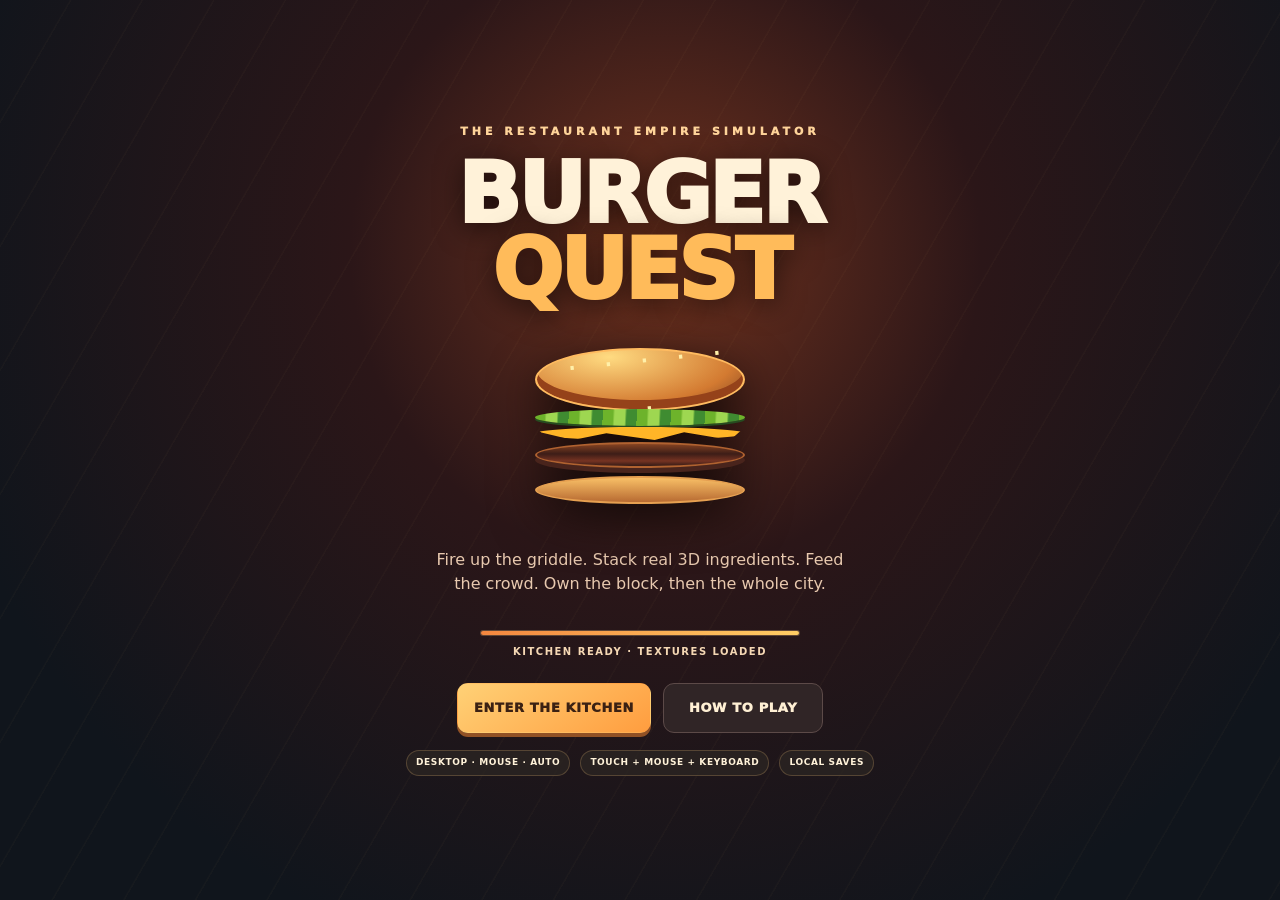
<file: site/index.html>
<!doctype html>
<html lang="en" class="bq-v5 bq-v6">
<head>
  <meta charset="utf-8">
  <meta name="viewport" content="width=device-width, initial-scale=1, viewport-fit=cover">
  <meta name="theme-color" content="#1b1515">
  <meta name="apple-mobile-web-app-capable" content="yes">
  <meta name="apple-mobile-web-app-status-bar-style" content="black-translucent">
  <link rel="apple-touch-icon" href="assets/icon-192.png">
  <meta http-equiv="Content-Security-Policy" content="default-src 'self'; script-src 'self'; style-src 'self' 'unsafe-inline'; img-src 'self' data:; font-src 'self'; connect-src 'self'; object-src 'none'; base-uri 'none'; form-action 'none'; worker-src 'self'; manifest-src 'self'">
  <meta name="description" content="Burger Quest: a free, offline-capable 3D burger restaurant tycoon. Grill, stack orders, earn tips and grow five food businesses on mobile or desktop.">
  <title>Burger Quest 6 — Restaurant Empire</title>
  <link rel="icon" type="image/svg+xml" href="assets/icon.svg">
  <link rel="manifest" href="manifest.webmanifest">
  <link rel="stylesheet" href="styles.css">
  <link rel="stylesheet" href="hud.css">
  <link rel="stylesheet" href="release.css">
  <script defer src="restaurant3d.js"></script>
  <script defer src="game.js"></script>
  <script defer src="hud.js"></script>
  <script defer src="release.js"></script>
</head>
<body>
 <div class="app-shell">
  <header class="topbar">
   <div class="brand"><div class="brand-mark" aria-hidden="true"><span class="brand-seed">✦</span><span class="brand-bun">B</span></div><div><div class="brand-name">BURGER <b>QUEST</b></div><div class="brand-sub">FROM THE GRILL TO THE SKYLINE</div></div></div>
   <div class="top-stats" aria-label="Business statistics">
    <div class="stat"><span class="stat-label">CASH</span><strong id="cashStat">$180</strong></div>
    <div class="stat"><span class="stat-label">REPUTATION</span><strong id="repStat">★★★☆☆</strong></div>
    <div class="stat"><span class="stat-label">BURGERS SOLD</span><strong id="servedStat">0</strong></div>
    <div class="stat"><span class="stat-label">BUSINESS DAY</span><strong id="dayStat">01</strong></div>
   </div>
   <div class="top-actions"><button id="soundButton" class="icon-button" aria-label="Toggle sound" title="Toggle sound">♪</button><button id="helpButton" class="icon-button" aria-label="How to play" title="How to play">?</button><button id="menuButton" class="button subdued small">SAVE / MENU</button></div>
  </header>

  <section class="venue-strip" aria-label="Current location">
   <div class="venue-skyline" aria-hidden="true"><span></span><span></span><span></span><span></span><span></span><span></span><span></span><span></span></div>
   <div class="venue-copy"><span class="eyebrow">NOW SERVING AT</span><h1 id="venueTitle">THE CORNER CART</h1><p id="venueSubtitle">Every empire starts with one perfect burger.</p></div>
   <div class="shift-controls"><div class="shift-timer"><span class="shift-status" id="shiftStatus">CLOSED · READY TO OPEN</span><strong id="timerText">01:45</strong><span class="shift-progress"><span id="shiftBar"></span></span></div><button id="shiftButton" class="button primary">OPEN FOR BUSINESS</button><button id="pauseButton" class="button secondary" hidden>PAUSE</button></div>
  </section>

  <div class="game-layout">
   <aside class="panel order-panel" id="orderPanel">
    <div class="panel-heading"><div><span class="eyebrow">CUSTOMER SERVICE</span><h2>THE ORDER RAIL</h2></div><span id="queueCount" class="count-badge">0 / 3</span></div>
    <div id="queue" class="order-list"><div class="empty-state">Open your stand to welcome your first customer.</div></div>
    <div class="tip-box"><strong>THE HOUSE RULE</strong><p>Match every ingredient on a ticket. More accurate orders and faster service mean better tips.</p></div>
    <div class="mini-stats"><div><span>DAY REVENUE</span><strong id="dayRevenue">$0</strong></div><div><span>COMBO STREAK</span><strong id="streakStat">0</strong></div></div>
    <div class="quest-card"><span class="eyebrow">YOUR NEXT QUEST</span><strong id="questTitle">THE FIRST EXPANSION</strong><p id="questDetail">Sell burgers and save to open your next stand.</p><div class="quest-progress"><span id="questProgress"></span></div></div>
   </aside>

   <main class="kitchen-panel restaurant-edition">
    <section class="station grill-station" id="grillPanel">
     <div class="station-heading"><div><span class="eyebrow">STATION 01 / THE FIRE</span><h2>HOT OFF THE GRILL</h2></div><div class="hold-count">READY PATTIES <b id="cookedCount">0</b></div></div>
     <div class="chef-heat-controls"><div class="heat-control-head"><label for="heatRange">GRIDDLE TEMPERATURE <b id="heatValue">425°F</b></label><span id="searReadout">SEAR ZONE · BALANCED</span></div><input id="heatRange" type="range" min="325" max="550" value="425" step="25" aria-label="Griddle temperature Fahrenheit"><div class="grease-controls"><div class="grease-status"><small>GREASE BUILDUP</small><b id="greaseValue">0%</b><div class="grease-track"><span id="greaseFill"></span></div></div><button class="button subdued small" type="button" id="cleanGrill">SCRAPE CLEAN</button></div></div><div id="grillSlots" class="grill-slots"></div>
     <div class="grill-footer"><button id="addPatty" class="button heat">+ DROP RAW PATTY <span id="rawCounter">(15 IN STOCK)</span></button><span class="inline-hint">Tap a patty to flip it, then collect when ready. Don't let it burn.</span></div>
    </section>

    <section class="station assemble-station">
     <div class="station-heading"><div><span class="eyebrow">STATION 02 / THE ART</span><h2>BUILD THAT BEAUTY</h2></div><span id="buildStatus" class="status-tag">EMPTY BOARD</span></div>
     <div class="lab-control-bar" aria-label="3D burger display settings"><div class="lab-mode"><button data-3d-mode="showcase" aria-pressed="true" type="button">SHOWCASE BURGER</button><button data-3d-mode="build" aria-pressed="false" type="button">CUSTOMER BUILD</button></div><button id="reset3D" type="button" class="lab-reset">RESET VIEW ↻</button></div>
     <div class="camera-toolbar" aria-label="3D camera presets"><span class="live-flag"><span class="live-led"></span> RESTAURANT SIMULATION</span><button type="button" data-camera="kitchen" aria-pressed="false">KITCHEN</button><button type="button" data-camera="hero" aria-pressed="true">FOOD CAMERA</button><button type="button" data-camera="macro" aria-pressed="false">MACRO</button><button type="button" data-camera="exploded" aria-pressed="false">EXPLODED</button><button type="button" id="spinButton" aria-pressed="false">TURNTABLE: OFF</button><button type="button" id="fxButton" aria-pressed="true">FX: HIGH</button></div>
     <div class="assembly-area"><div class="assembly-backdrop" id="burgerStage"><div class="viewport-hud" aria-hidden="true"><span class="hud-eyebrow">CHEF CAM / INTERACTIVE 3D</span><strong>BURGER QUEST <em>CHEF PHYSICS EDITION</em></strong><small>TEXTURED · DRAG-TO-STACK · DYNAMIC SEAR · GRIDDLE FX</small></div><span class="backdrop-word">JUICY</span><div id="labEmptyMessage" hidden>START A FRESH BUN TO BUILD IN 3D</div><canvas id="burger3D" aria-label="Interactive 3D burger. Drag to rotate and pinch to zoom." role="img"></canvas><canvas id="burgerCanvas" width="620" height="380" aria-label="Fallback two dimensional burger" role="img" hidden></canvas><div id="dragDock" class="drag-dock" aria-label="Drag food from this shelf onto the 3D burger"></div><span id="engineBadge" class="lab-3d-badge">3D INITIALIZING</span><span class="counter-shadow"></span></div><div class="assembly-side"><div class="build-title">ON YOUR BOARD</div><div id="buildList" class="build-list">Start with a toasted bun.</div><div class="action-stack"><button id="startBurger" class="button primary">START A FRESH BUN</button><button id="serveBurger" class="button success" disabled>SERVE THIS BURGER →</button><div class="utility-row"><button id="undoBurger" class="button subdued small" disabled>↶ UNDO</button><button id="trashBurger" class="button subdued small" disabled>× DISCARD</button></div></div></div></div>
     <div class="explode-bar"><label for="explodeRange">EXPLODE BURGER <b id="explodePercent">0%</b></label><input id="explodeRange" aria-label="Separate the 3D burger layers" type="range" min="0" max="100" step="1" value="0"><p id="labMessage">DRAG TO ORBIT · PINCH TO ZOOM · SEPARATE EVERY INGREDIENT</p><div class="simulation-tools"><button type="button" id="jiggleBurger" class="button subdued small">SHAKE / PHYSICS TEST</button><button type="button" id="photoButton" class="button subdued small">CAPTURE PHOTO</button><span>DRAG FOOD ONTO THE PLATE · FALLING LAYERS · GRAVITY · FRICTION</span></div></div><div id="layerInspector" class="layer-inspector" aria-label="Select burger ingredient layer"></div>
     <div class="progress-caption" id="orderHint">Pick a customer ticket, prepare their ingredients, then serve.</div>
    </section>

    <section class="station toppings-station"><div class="station-heading"><div><span class="eyebrow">STATION 03 / THE FLAVOR</span><h2>THE TOPPING BAR</h2></div><span class="small-note">TAP OR DRAG ONTO 3D PLATE</span></div><div id="ingredientBar" class="ingredient-grid"></div></section>
   </main>

   <aside class="panel manage-panel" id="businessPanel"><button id="hudClose" class="hud-close" type="button">× CLOSE OFFICE</button>
    <div class="panel-heading"><div><span class="eyebrow">BUILD YOUR EMPIRE</span><h2>THE BACK OFFICE</h2></div></div>
    <div class="tabs" role="tablist" aria-label="Management pages"><button role="tab" data-tab="supplies" aria-selected="true">STOCK</button><button role="tab" data-tab="empire" aria-selected="false">EMPIRE</button><button role="tab" data-tab="upgrades" aria-selected="false">UPGRADES</button><button role="tab" data-tab="ledger" aria-selected="false">LEDGER</button></div>
    <div id="manageContent" class="manage-content"></div>
   </aside>
  </div>
  <aside class="live-ticket" id="liveTicket" aria-label="Current customer recipe">
    <div class="live-ticket-head"><span class="live-ticket-eyebrow" id="liveTicketLabel">LIVE PREP TICKET</span><button class="live-ticket-next" id="ticketNext" type="button" title="Switch to next order" aria-label="Switch to the next customer ticket">NEXT TICKET ›</button></div>
    <div class="live-ticket-main"><strong id="liveTicketName">OPEN FOR BUSINESS</strong><span id="liveTicketTimer">—</span></div>
    <div class="live-ticket-chips" id="liveTicketChips">Start a shift to get your first order.</div>
    <div class="live-ticket-bottom"><span id="liveTicketProgress" role="progressbar" aria-label="Burger recipe completion" aria-valuemin="0" aria-valuemax="100" aria-valuenow="0"><i id="liveTicketBar"></i></span><small id="liveTicketAction">Your next customer is waiting.</small></div>
  </aside>
  <div class="update-banner" id="updateBanner" role="status" aria-live="polite" hidden><strong>A new Burger Quest build is ready.</strong><button type="button" id="applyUpdate">SAVE & RELOAD</button><button type="button" id="dismissUpdate" aria-label="Dismiss update notice">×</button></div>
  <div class="sale-burst" id="saleBurst" role="status" aria-live="polite" aria-atomic="true" hidden><strong id="saleBurstAmount">+$0</strong><span id="saleBurstDetail">ORDER COMPLETE</span></div>
  <div class="hud-signal" id="hudSignal" aria-live="off">LOADING RESTAURANT SYSTEMS</div>
  <nav class="hud-controls" aria-label="Restaurant game controls">
    <div id="hudActions" class="hud-actions" aria-label="Main cooking controls"></div>
    <div class="hud-tools" aria-label="HUD panels">
      <button class="hud-tool" type="button" data-hud-toggle="orders" aria-pressed="true" aria-label="Toggle orders">▤<span>ORDERS</span></button>
      <button class="hud-tool" type="button" data-hud-toggle="grill" aria-pressed="true" aria-label="Toggle grill">♨<span>GRILL</span></button>
      <button class="hud-tool" type="button" data-hud-toggle="manage" aria-pressed="false" aria-label="Open stock and empire office">▣<span>OFFICE</span></button>
      <button class="hud-tool" type="button" data-hud-toggle="inspector" aria-pressed="false" aria-label="Inspect burger layers">≡<span>LAYERS</span></button>
      <button class="hud-tool" type="button" id="hudGraphics" aria-label="Change graphics quality">✦<span>FX</span></button>
    </div>
  </nav>
  <footer class="footer"><span>BURGER QUEST <b>PUBLIC RELEASE 6.0</b> · OFFLINE SINGLE-PLAYER TYCOON</span><span id="saveIndicator">SAVED LOCALLY</span></footer>
 </div>
 <section id="splashScreen" role="dialog" aria-modal="true" aria-labelledby="splashHeading">
    <div class="splash-inner">
      <span class="splash-kicker">THE RESTAURANT EMPIRE SIMULATOR</span>
      <h1 id="splashHeading" class="splash-title">BURGER <span>QUEST</span></h1>
      <div class="splash-burger" aria-hidden="true"><i class="splash-bun-top"></i><i class="splash-lettuce"></i><i class="splash-cheese"></i><i class="splash-patty"></i><i class="splash-bun-bottom"></i></div>
      <p class="splash-caption">Fire up the griddle. Stack real 3D ingredients. Feed the crowd. Own the block, then the whole city.</p>
      <div class="splash-progress"><i id="splashProgressBar"></i></div><div id="splashStatus" class="splash-status">INITIALIZING KITCHEN…</div>
      <div class="splash-buttons"><button class="button primary" id="enterGame" type="button" disabled>ENTER THE KITCHEN</button><button class="button subdued" id="splashHelp" type="button">HOW TO PLAY</button></div>
      <div class="splash-features"><span id="deviceReadout">AUTO-DETECTING DEVICE</span><span>TOUCH + MOUSE + KEYBOARD</span><span>LOCAL SAVES</span></div>
    </div>
  </section>
 <div id="toastRegion" class="toast-region" aria-live="polite" aria-atomic="true"></div>
 <div id="modalRoot" class="modal-root" hidden></div>
 <input id="importInput" type="file" accept="application/json,.json" hidden>
</body>
</html>
</file>
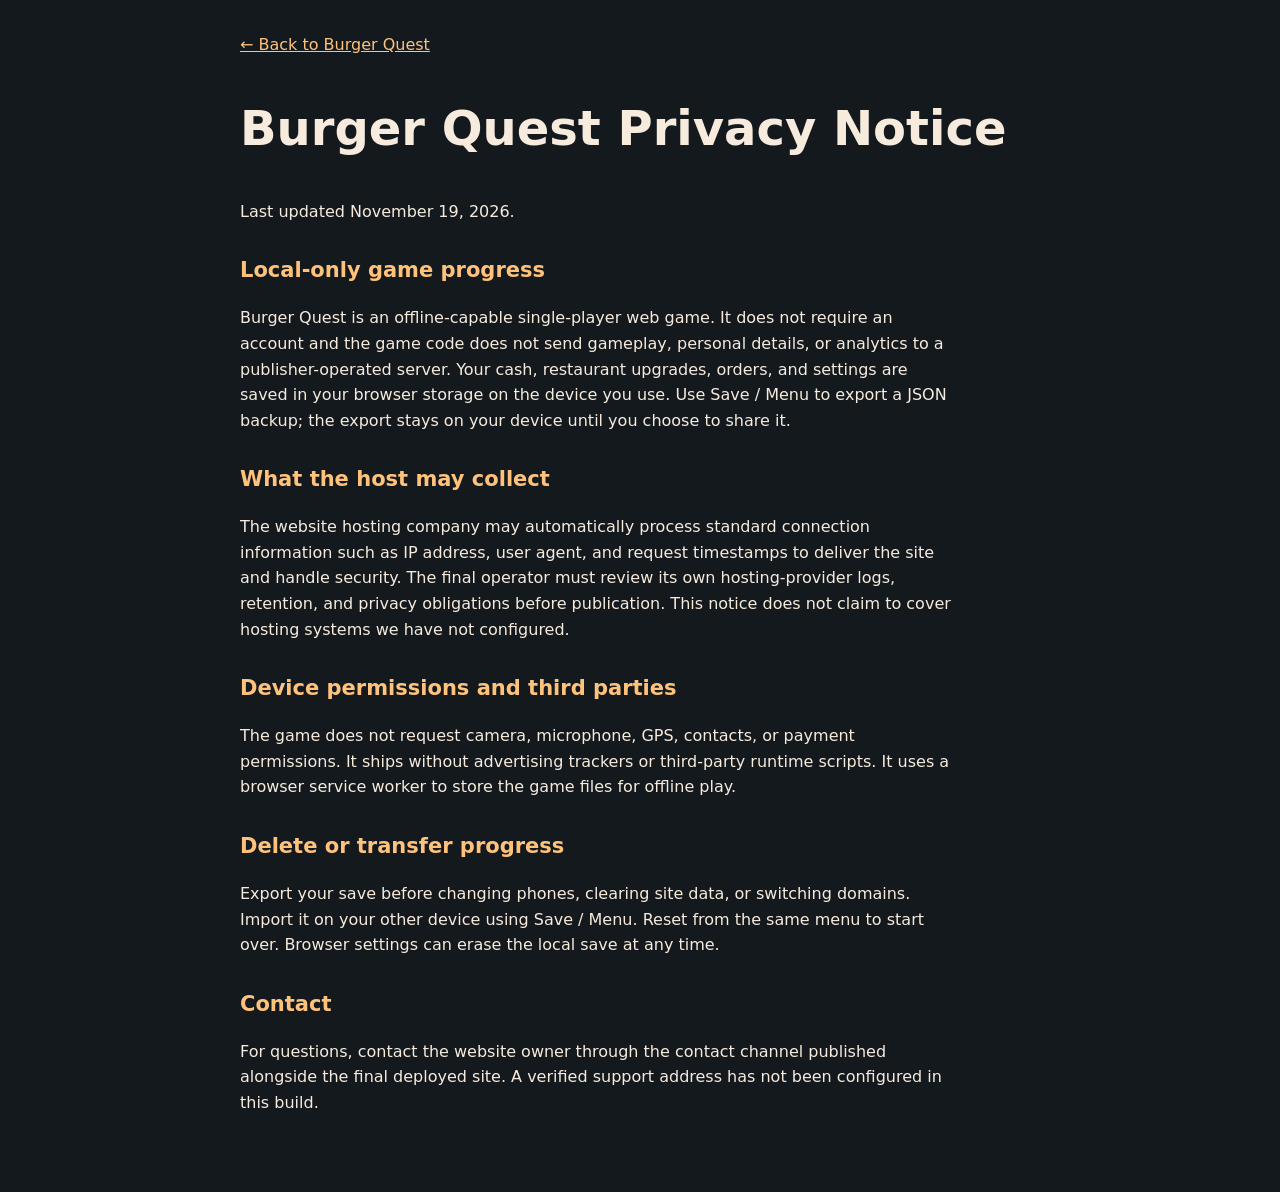
<file: site/privacy.html>
<!doctype html><html lang="en"><head><meta charset="utf-8"><meta name="viewport" content="width=device-width,initial-scale=1"><meta name="theme-color" content="#18171b"><meta http-equiv="Content-Security-Policy" content="default-src 'none'; style-src 'self'; base-uri 'none'; form-action 'none'"><title>Privacy — Burger Quest</title><link rel="stylesheet" href="privacy.css"></head><body><main><a href="./index.html">← Back to Burger Quest</a><h1>Burger Quest Privacy Notice</h1><p>Last updated November 19, 2026.</p><h2>Local-only game progress</h2><p>Burger Quest is an offline-capable single-player web game. It does not require an account and the game code does not send gameplay, personal details, or analytics to a publisher-operated server. Your cash, restaurant upgrades, orders, and settings are saved in your browser storage on the device you use. Use Save / Menu to export a JSON backup; the export stays on your device until you choose to share it.</p><h2>What the host may collect</h2><p>The website hosting company may automatically process standard connection information such as IP address, user agent, and request timestamps to deliver the site and handle security. The final operator must review its own hosting-provider logs, retention, and privacy obligations before publication. This notice does not claim to cover hosting systems we have not configured.</p><h2>Device permissions and third parties</h2><p>The game does not request camera, microphone, GPS, contacts, or payment permissions. It ships without advertising trackers or third-party runtime scripts. It uses a browser service worker to store the game files for offline play.</p><h2>Delete or transfer progress</h2><p>Export your save before changing phones, clearing site data, or switching domains. Import it on your other device using Save / Menu. Reset from the same menu to start over. Browser settings can erase the local save at any time.</p><h2>Contact</h2><p>For questions, contact the website owner through the contact channel published alongside the final deployed site. A verified support address has not been configured in this build.</p></main></body></html>
</file>
<file: site/styles.css>
:root{--bg:#130f12;--panel:#211a1c;--surface:#2b2223;--edge:#504040;--cream:#fff0d4;--muted:#b8a8a1;--amber:#ffb342;--yellow:#f8d471;--red:#ff624b;--green:#83d69b;--hot:#f5704a;--shadow:0 14px 40px #0005}
*{box-sizing:border-box}html{scroll-behavior:smooth}body{margin:0;background:radial-gradient(circle at 18% -10%,#4b2326 0,transparent 37%),radial-gradient(circle at 95% 0,#3b2c20,transparent 38%),var(--bg);color:var(--cream);font:500 15px/1.5 system-ui,-apple-system,BlinkMacSystemFont,"Segoe UI",sans-serif;-webkit-font-smoothing:antialiased}button{font:inherit;cursor:pointer;touch-action:manipulation}button:focus-visible,[role=tab]:focus-visible{outline:3px solid var(--yellow);outline-offset:3px}button:disabled{opacity:.4;cursor:not-allowed;filter:grayscale(.65)}strong,b{font-weight:850}.app-shell{width:min(1670px,100%);margin:auto;padding:0 22px}.topbar{display:flex;align-items:center;gap:20px;justify-content:space-between;padding:19px 0 20px}.brand{display:flex;align-items:center;gap:12px;min-width:245px}.brand-mark{position:relative;width:52px;height:52px;background:linear-gradient(150deg,#ffca53,#ee7232);border-radius:14px;display:grid;place-items:center;box-shadow:0 5px 0 #8d392a;transform:rotate(-5deg);color:#47201b}.brand-bun{font-size:35px;font-weight:1000;transform:rotate(5deg);line-height:1}.brand-seed{position:absolute;right:5px;top:0;font-size:15px}.brand-name{font-size:22px;font-weight:1000;letter-spacing:-1px;white-space:nowrap;line-height:1.1}.brand-name b{color:var(--amber)}.brand-sub{font-size:9px;letter-spacing:1.7px;font-weight:900;color:var(--muted);margin-top:4px}.top-stats{display:flex;gap:11px;flex:1;justify-content:center}.stat{min-width:102px;padding:8px 15px;border:1px solid #493638;border-radius:12px;background:#241b1d}.stat-label,.eyebrow{display:block;font-size:10px;font-weight:950;letter-spacing:1.65px;color:var(--amber);line-height:1.3}.stat-label{color:#ab9790;letter-spacing:1.2px}.stat strong{font-size:20px;line-height:1.4;display:block;white-space:nowrap}.top-actions{display:flex;gap:8px}.icon-button{border:1px solid #5a4241;border-radius:11px;width:39px;height:39px;background:var(--panel);color:var(--cream);font-size:22px;font-weight:800}.button{display:inline-flex;align-items:center;justify-content:center;gap:6px;min-height:44px;padding:11px 16px;border:1px solid transparent;border-radius:11px;font-weight:950;font-size:12px;letter-spacing:.65px;line-height:1.2;transition:transform .12s,background .12s,box-shadow .12s;text-align:center}.button:not(:disabled):active{transform:translateY(2px) scale(.99)}.button.primary{color:#3b2113;background:linear-gradient(145deg,#ffd176,#ff9d3f);box-shadow:0 4px 0 #915125}.button.heat{color:#fff5e6;background:linear-gradient(150deg,#c84a35,#f07542);box-shadow:0 4px 0 #722b29}.button.success{color:#173023;background:linear-gradient(145deg,#b3ef99,#73ca80);box-shadow:0 4px 0 #358151}.button.secondary{border-color:#bd7f5a;background:#3b2926;color:var(--cream)}.button.subdued{border-color:#5c4a48;background:#302526;color:var(--cream)}.button.small{padding:8px 11px;min-height:36px;font-size:10px}.button[hidden],.shift-controls button[hidden]{display:none}.venue-strip{position:relative;min-height:158px;border:1px solid #986345;overflow:hidden;border-radius:21px;background:linear-gradient(100deg,#5d271f,#9c482b 49%,#4b2726 100%);display:flex;align-items:center;justify-content:space-between;gap:18px;padding:22px 28px;margin:0 0 20px;box-shadow:var(--shadow)}.venue-strip:before{content:"";position:absolute;inset:0;background:radial-gradient(circle at 35% -70%,#ffe0a48c,transparent 50%),repeating-linear-gradient(115deg,#ffffff05 0 1px,transparent 1px 12px);pointer-events:none}.venue-copy,.shift-controls{position:relative;z-index:1}.venue-copy h1{font-size:clamp(23px,2.7vw,40px);margin:4px 0 1px;line-height:1.1;letter-spacing:-1.3px;font-weight:1000;text-shadow:0 3px 13px #20101277}.venue-copy p{margin:4px 0 0;color:#ffdfbe;font-size:13px}.venue-copy .eyebrow{color:#ffdf9c}.venue-skyline{position:absolute;display:flex;align-items:end;gap:12px;bottom:-7px;left:24%;height:112px;opacity:.22;filter:blur(.1px)}.venue-skyline span{width:35px;background:repeating-linear-gradient(0deg,#1d1820 0 8px,#5f3634 9px 12px);height:85%;border-radius:2px 2px 0 0}.venue-skyline span:nth-child(2){height:58%}.venue-skyline span:nth-child(3){height:94%;width:58px}.venue-skyline span:nth-child(4){height:45%}.venue-skyline span:nth-child(5){height:73%;width:50px}.venue-skyline span:nth-child(6){height:100%;width:19px}.venue-skyline span:nth-child(7){height:64%}.venue-skyline span:nth-child(8){height:40%}.shift-controls{display:flex;gap:10px;align-items:center;margin-left:auto;flex-wrap:wrap;justify-content:flex-end}.shift-controls .button{min-width:174px}.shift-timer{min-width:130px;background:#1d15178c;border:1px solid #fff3;border-radius:13px;padding:10px 14px;display:flex;flex-direction:column;line-height:1.1;gap:4px}.shift-status{font-size:9px;letter-spacing:.8px;font-weight:900;white-space:nowrap;color:#ffdcb8}.shift-timer strong{font-size:29px;font-variant-numeric:tabular-nums}.shift-progress{height:4px;background:#ffffff3c;border-radius:8px;overflow:hidden}.shift-progress>span{display:block;width:100%;height:100%;background:#ffd071}.game-layout{display:grid;grid-template-columns:275px minmax(0,1fr) 315px;gap:16px;align-items:start}.panel,.station{border:1px solid #544042;background:linear-gradient(150deg,#2a2021,#221b1c);border-radius:17px;box-shadow:0 10px 24px #0003}.panel{padding:17px;min-height:440px}.kitchen-panel{display:grid;gap:15px;min-width:0}.station{padding:18px;overflow:hidden}.panel-heading,.station-heading{display:flex;align-items:center;justify-content:space-between;gap:8px;margin-bottom:16px}.panel-heading h2,.station-heading h2{font-weight:1000;font-size:17px;letter-spacing:-.35px;margin:2px 0 0;line-height:1.2}.station-heading h2{font-size:19px}.count-badge{border:1px solid #7e5a46;color:#ffe4ba;background:#493127;font-weight:900;border-radius:8px;padding:5px 8px;font-size:12px}.order-list{display:grid;gap:10px;min-height:250px}.empty-state{min-height:210px;display:flex;align-items:center;justify-content:center;text-align:center;color:#baa8a0;padding:22px;border:1px dashed #655052;border-radius:14px;font-size:13px}.order-card{border:1px solid #655053;background:#322728;padding:12px;border-radius:13px;position:relative;cursor:pointer;text-align:left;display:block;width:100%;color:var(--cream);box-shadow:inset 0 1px 0 #fff1}.order-card.selected{border-color:var(--amber);box-shadow:0 0 0 1px var(--amber),0 5px 18px #0004}.order-card-top{display:flex;gap:9px;align-items:center;margin-bottom:8px}.customer-avatar{height:39px;width:39px;border-radius:11px;display:grid;place-items:center;font-size:23px;background:linear-gradient(145deg,#e39867,#b35d43);flex:none}.customer-avatar.blue{background:linear-gradient(145deg,#7b9ab8,#58658d)}.customer-avatar.green{background:linear-gradient(145deg,#77b8a2,#48745e)}.customer-avatar.pink{background:linear-gradient(145deg,#db91a7,#8d506a)}.customer-name{font-size:13px;font-weight:900}.customer-want{font-size:11px;color:#f0bf92}.price-tag{margin-left:auto;font-weight:1000;color:var(--green);font-size:15px;white-space:nowrap}.order-mix{display:flex;gap:4px;flex-wrap:wrap;margin-bottom:10px}.mini-chip{font-size:10px;font-weight:800;color:#ffe9d1;border:1px solid #6f5654;border-radius:6px;padding:3px 5px;background:#4a3735}.mini-chip.matched{border-color:#44875d;background:#274c37;color:#c1f6d2}.mini-chip.missing{border-color:#98633b;background:#523928;color:#ffdca8}.mini-chip.extra{border-color:#a74e55;background:#5c292e;color:#ffc7c7}.patience-line{width:100%;height:7px;background:#513f3c;border-radius:8px;overflow:hidden}.patience-fill{height:100%;display:block;width:100%;background:linear-gradient(90deg,#f8c264,#72d891);transition:width .1s linear}.patience-meta{display:flex;justify-content:space-between;color:var(--muted);font-size:10px;margin-top:5px}.patience-meta b{color:var(--cream)}.tip-box{background:linear-gradient(135deg,#412f29,#342927);border-radius:12px;padding:12px;margin-top:15px}.tip-box strong{color:#ffc57c;font-size:10px;letter-spacing:1px}.tip-box p{font-size:12px;color:#d3bdb2;margin:5px 0 0}.mini-stats{display:flex;gap:12px;border-top:1px solid #523f40;padding-top:15px;margin-top:16px}.mini-stats>div{flex:1}.mini-stats span{display:block;font-size:10px;font-weight:800;color:var(--muted)}.mini-stats strong{font-size:23px}.hold-count,.status-tag,.small-note{font-size:10px;color:var(--muted);font-weight:900;letter-spacing:.6px}.hold-count b{color:#ffe8ba;border:1px solid #715849;padding:4px 7px;border-radius:7px;margin-left:4px}.status-tag{background:#493b32;color:#ffd294;padding:6px 9px;border-radius:8px}.status-tag.ready{color:#c3f5d1;background:#29533b}.grill-slots{display:grid;grid-template-columns:repeat(2,minmax(0,1fr));gap:10px}.grill-slot{min-height:153px;border:1px solid #6c4f48;border-radius:14px;color:#eadbca;background:radial-gradient(ellipse at center,#50372d,#292426 69%),repeating-linear-gradient(0deg,transparent 0 8px,#06050766 8px 11px);position:relative;overflow:hidden;display:flex;align-items:center;flex-direction:column;justify-content:end;padding:10px;gap:6px}.grill-slot.ready{border-color:#83d69b;box-shadow:inset 0 0 19px #4dcc6740}.grill-slot.flip{border-color:#f8bf56;box-shadow:inset 0 0 21px #ffbd4a44}.grill-slot.burnt{border-color:#b74a43;box-shadow:inset 0 0 19px #ff473542}.grill-number{position:absolute;top:8px;left:10px;font-size:10px;color:#c5aca0;letter-spacing:1px;font-weight:950}.patty-drawing{width:130px;max-width:75%;height:61px;flex:none;display:grid;place-items:center;border-radius:50%;background:radial-gradient(ellipse at 30% 34%,#b96d3f 0,#783c26 48%,#4b2118 73%,#271813 100%);box-shadow:inset 0 -8px 0 #321d1878,inset 0 4px 8px #ffc08043,0 10px 6px #0008;transform:perspective(190px) rotateX(25deg);position:relative}.patty-drawing:before{content:"";position:absolute;inset:8px 17px;border-radius:50%;background:repeating-linear-gradient(105deg,transparent 0 9px,#23110d77 10px 15px,transparent 16px 22px)}.grill-slot.ready .patty-drawing{background:radial-gradient(ellipse at 30% 34%,#d29250,#87432b 50%,#50221b)}.grill-slot.burnt .patty-drawing{background:radial-gradient(ellipse,#3d2925,#191418)}.grill-status{font-weight:1000;letter-spacing:1px;font-size:12px;text-shadow:0 1px 3px #000}.grill-slot.empty .grill-status{color:#ae9388}.grill-time{font-size:10px;font-variant-numeric:tabular-nums;color:#e4bbaa}.grill-footer{display:flex;gap:12px;align-items:center;margin-top:12px}.grill-footer .button{flex:0 0 auto}.grill-footer .button span{font-size:10px;opacity:.92}.inline-hint{color:var(--muted);font-size:11px}.assembly-area{display:grid;grid-template-columns:minmax(0,1fr) 177px;gap:10px;min-height:295px}.assembly-backdrop{position:relative;border:1px solid #684b42;border-radius:16px;background:radial-gradient(ellipse at 52% 45%,#a76b3a 0,#664031 48%,#382626 81%);overflow:hidden;min-width:0;display:flex;align-items:center}.assembly-backdrop:before{content:"";position:absolute;top:-100px;left:-40px;width:250px;height:250px;border-radius:100%;border:50px solid #ffffff0b}.assembly-backdrop canvas{width:100%;height:auto;max-height:340px;object-fit:contain;display:block;position:relative;z-index:1;aspect-ratio:620/380}.backdrop-word{position:absolute;top:13px;left:15px;font-size:clamp(26px,4vw,54px);font-weight:1000;letter-spacing:-3px;opacity:.14;transform:rotate(-9deg)}.counter-shadow{height:15px;width:80%;border-radius:100%;background:#0004;position:absolute;bottom:32px;left:10%;filter:blur(7px)}.assembly-side{display:flex;flex-direction:column;gap:11px}.build-title{color:#f4c38d;font-size:11px;font-weight:900;letter-spacing:1.2px}.build-list{display:flex;flex-wrap:wrap;gap:5px;align-content:start;min-height:125px;font-size:12px;color:#cbb6ae}.build-list .mini-chip{padding:5px 7px}.action-stack{margin-top:auto;display:grid;gap:8px}.action-stack .button{width:100%}.utility-row{display:flex;gap:6px}.utility-row .button{flex:1}.progress-caption{background:#342925;margin-top:12px;padding:10px 12px;border-radius:9px;font-size:12px;color:#ebd4bd}.ingredient-grid{display:grid;grid-template-columns:repeat(5,minmax(0,1fr));gap:9px}.ingredient-button{background:linear-gradient(155deg,#49352d,#34292a);min-height:91px;border:1px solid #745648;border-radius:12px;color:var(--cream);padding:7px 4px;display:flex;flex-direction:column;align-items:center;justify-content:space-around;gap:2px}.ingredient-button:not(:disabled):hover{background:#5c3d30;border-color:var(--amber)}.ingredient-button .ingredient-icon{font-size:29px;line-height:1.1;filter:drop-shadow(0 4px 2px #0006)}.ingredient-button strong{font-size:10px;line-height:1.1;text-align:center}.ingredient-button span:last-child{font-size:10px;color:#ffd097}.tabs{display:flex;gap:4px;padding:4px;background:#171315;border-radius:10px;margin-bottom:13px}.tabs button{font-size:10px;color:#d9c0b3;flex:1;min-width:0;padding:10px 2px;border:0;border-radius:7px;background:none;font-weight:900;letter-spacing:.2px}.tabs button[aria-selected=true]{background:var(--amber);color:#432219}.manage-content{max-height:1000px;overflow:auto;padding-right:2px}.management-intro{font-size:12px;color:#c9b5ac;margin:4px 0 14px}.stock-row,.upgrade-row,.stand-row{border:1px solid #5d4542;background:#332728;border-radius:11px;padding:11px;margin-bottom:9px}.stock-row-top,.up-row-top{display:flex;align-items:center;gap:8px;justify-content:space-between}.stock-row-title{display:flex;align-items:center;gap:7px;font-size:12px;font-weight:850}.stock-emoji{font-size:19px}.stock-row .stock-count{font-size:12px;color:#ffd5a0;font-weight:900}.stock-actions{display:flex;gap:6px;margin-top:8px}.stock-actions button{flex:1;min-height:31px;padding:7px 4px;font-size:10px}.stock-low{color:#ff988b!important}.stock-note{font-size:10px;color:var(--muted);margin-top:4px}.stand-row{border-left:4px solid #7b5851}.stand-row.owned{border-left-color:#82d79a}.stand-row.active{border-color:#eab568;border-left-width:4px}.stand-row h3{font-size:15px;margin:0}.stand-row p{color:#bfa9a0;font-size:11px;margin:4px 0 9px}.stand-top{display:flex;align-items:center;justify-content:space-between;gap:8px}.stand-indicator{font-weight:900;font-size:9px;color:#ffe6af;background:#463026;padding:5px 7px;border-radius:6px}.stand-row .button{width:100%;min-height:34px}.upgrade-row h3{font-size:14px;margin:0}.upgrade-row p{color:#c7b2a8;font-size:11px;margin:6px 0 9px}.upgrade-row .button{width:100%}.upgrade-level{font-size:10px;color:#93e4ad}.ledger-row{display:flex;gap:8px;align-items:flex-start;justify-content:space-between;border-bottom:1px solid #51403b;padding:11px 0;font-size:11px}.ledger-row strong{font-size:12px;white-space:nowrap}.money-positive{color:#92dfa4}.money-negative{color:#ff998b}.ledger-row time{display:block;color:#ad9991;font-size:10px}.ledger-summary{padding:13px;background:#493328;border-radius:10px;margin-bottom:12px}.ledger-summary strong{font-size:24px;color:#a6e8a2}.footer{display:flex;justify-content:space-between;gap:12px;color:#927c78;letter-spacing:1px;font-weight:800;font-size:10px;padding:20px 1px 26px}.footer b{color:#bd8f6c}.toast-region{position:fixed;z-index:100;right:17px;bottom:16px;display:grid;gap:8px;width:min(350px,calc(100% - 34px));pointer-events:none}.toast{background:#302322;border:1px solid #de9557;color:#ffeedc;box-shadow:0 14px 36px #0009;padding:12px 14px;border-radius:10px;font-size:13px;font-weight:750;animation:toastIn .2s ease-out}.toast.good{border-color:#76d49b}.toast.bad{border-color:#fb7666}@keyframes toastIn{from{opacity:0;transform:translateY(12px)}to{opacity:1;transform:translateY(0)}}.modal-root:not([hidden]){position:fixed;z-index:90;inset:0;background:#10090cbd;display:flex;justify-content:center;align-items:center;padding:20px;backdrop-filter:blur(4px)}.modal{position:relative;max-height:88vh;overflow:auto;background:linear-gradient(155deg,#382927,#20191b);border:1px solid #af7651;box-shadow:0 25px 100px #000a;border-radius:19px;width:min(610px,100%);padding:25px}.modal h2{margin:0 0 9px;font-size:29px;line-height:1.15;letter-spacing:-1px}.modal p{color:#d5c0b4}.modal .eyebrow{margin-bottom:7px}.modal-close{position:absolute;top:15px;right:15px;width:32px;height:32px;background:#42302e;border:1px solid #725653;color:#fff4d9;border-radius:9px;font-size:21px;line-height:1}.modal-actions{display:flex;gap:9px;flex-wrap:wrap;margin-top:20px}.modal-actions .button{flex:1}.onboard-steps{display:grid;grid-template-columns:repeat(2,1fr);gap:11px;margin:18px 0}.onboard-steps div{border:1px solid #61463f;background:#332724;border-radius:10px;padding:12px;font-size:12px;color:#d8c4b9}.onboard-steps strong{display:block;font-size:14px;color:#ffca83}.rules-list{padding-left:19px;color:#e9d6c5;font-size:13px}.rules-list li{margin:8px 0}.modal-kpi-grid{display:grid;grid-template-columns:repeat(2,1fr);gap:8px}.modal-kpi-grid div{padding:14px;background:#342825;border:1px solid #5b423b;border-radius:9px;font-size:10px;color:#cbb4a9}.modal-kpi-grid strong{display:block;font-size:25px;color:#fff0d4}.danger-line{color:#ffb7a5!important}.game-state-flag{display:inline-block;border:1px solid #78b58b;background:#284b36;color:#c1eed2;border-radius:6px;padding:2px 6px;font-size:10px;font-weight:900}.keyboard-hint{font-size:11px;color:#c7a99e}.sr-only{position:absolute;width:1px;height:1px;padding:0;margin:-1px;overflow:hidden;clip:rect(0,0,0,0);white-space:nowrap;border:0}
@media(max-width:1390px){.game-layout{grid-template-columns:250px minmax(0,1fr) 286px;gap:12px}.app-shell{padding:0 12px}.panel,.station{padding:14px}.ingredient-grid{grid-template-columns:repeat(4,minmax(0,1fr))}.top-stats{gap:5px}.stat{padding:7px 9px;min-width:90px}.brand{min-width:220px}.assembly-area{grid-template-columns:minmax(0,1fr) 160px}}
@media(max-width:1100px){.game-layout{grid-template-columns:minmax(240px,.8fr) minmax(0,1.7fr)}.manage-panel{grid-column:1/-1}.manage-content{max-height:none;display:grid;grid-template-columns:repeat(2,minmax(0,1fr));gap:8px}.management-intro,.ledger-summary{grid-column:1/-1}.topbar{flex-wrap:wrap}.top-stats{order:3;width:100%;flex:auto}.venue-strip{margin-top:3px}.ingredient-grid{grid-template-columns:repeat(5,minmax(0,1fr))}}
@media(max-width:700px){.app-shell{padding:0 10px}.topbar{gap:12px;padding:12px 2px}.brand{min-width:0;flex:1}.brand-mark{width:42px;height:42px}.brand-bun{font-size:29px}.brand-name{font-size:18px}.brand-sub{font-size:7px;letter-spacing:1.1px}.top-actions .button{display:none}.top-stats{display:grid;grid-template-columns:repeat(4,minmax(0,1fr));gap:5px}.stat{min-width:0;padding:7px 5px;text-align:center}.stat-label{font-size:8px;letter-spacing:.3px}.stat strong{font-size:15px}.venue-strip{padding:16px 14px;display:block;min-height:0;border-radius:15px}.venue-copy h1{font-size:25px}.venue-copy p{font-size:11px}.shift-controls{margin-top:16px;justify-content:stretch}.shift-controls .button{flex:1;min-width:0}.shift-timer{min-width:96px}.shift-timer strong{font-size:22px}.shift-status{font-size:8px}.game-layout{grid-template-columns:1fr;gap:12px}.panel{min-height:0}.order-list{min-height:0;display:flex;overflow:auto;scroll-snap-type:x mandatory;padding:3px 1px 10px}.order-card{min-width:240px;max-width:300px;flex:0 0 78%;scroll-snap-align:start}.empty-state{min-height:90px;width:100%}.order-panel .tip-box{display:none}.mini-stats{margin-top:5px;padding-top:10px}.kitchen-panel{gap:12px}.manage-panel{grid-column:auto}.manage-content{display:block}.ingredient-grid{grid-template-columns:repeat(4,minmax(0,1fr))}.assembly-area{grid-template-columns:minmax(0,1fr) 128px;min-height:260px}.assembly-backdrop{min-height:260px}.assembly-side .button{font-size:10px;padding:9px 4px}.build-list{min-height:70px;max-height:118px;overflow:auto}.assembly-side{gap:7px}.build-title{font-size:9px}.grill-footer{display:block}.grill-footer .button{width:100%}.inline-hint{display:block;margin-top:11px}.grill-slot{min-height:135px}.station-heading h2{font-size:17px}.footer{font-size:8px}.onboard-steps{grid-template-columns:1fr}}
@media(max-width:365px){.assembly-area{grid-template-columns:1fr}.assembly-backdrop{min-height:205px}.assembly-side{display:block}.action-stack{margin-top:8px}.build-list{min-height:0}.ingredient-grid{grid-template-columns:repeat(3,1fr)}}
@media(prefers-reduced-motion:reduce){*,*::before,*::after{animation:none!important;transition:none!important;scroll-behavior:auto!important}}

.quest-card{border:1px solid #8d623c;background:linear-gradient(145deg,#503324,#322622);border-radius:12px;padding:12px;margin-top:16px}.quest-card strong{font-size:13px;display:block;margin-top:6px;color:#ffdfb5}.quest-card p{font-size:11px;margin:5px 0 12px;color:#ddc0a8}.quest-progress{height:7px;background:#1f1718;border-radius:9px;overflow:hidden}.quest-progress>span{height:100%;width:0;display:block;background:linear-gradient(90deg,#ff9a3c,#ffe18e);transition:width .3s}

/* Burger Quest 3D Lab */
.lab-control-bar{display:flex;align-items:center;justify-content:space-between;gap:8px;margin:1px 0 11px}.lab-mode{display:inline-flex;gap:3px;padding:3px;background:#1c1514;border:1px solid #64443a;border-radius:10px;min-width:0}.lab-mode button{border:0;background:transparent;padding:9px 11px;color:#cdb5a7;border-radius:7px;font-size:10px;font-weight:950;cursor:pointer;white-space:nowrap}.lab-mode button[aria-pressed=true]{background:#e9a85b;color:#311d16}.lab-reset{background:transparent;border:1px solid #7d5a45;border-radius:9px;color:#edcea7;padding:10px 9px;font-size:10px;font-weight:900;cursor:pointer;white-space:nowrap}.assembly-backdrop{min-height:310px;aspect-ratio:auto}.assembly-backdrop #burger3D{position:relative;width:100%;height:320px;max-height:none;aspect-ratio:auto;display:block;object-fit:fill;z-index:2;touch-action:none;cursor:grab;user-select:none}.assembly-backdrop #burger3D:active{cursor:grabbing}.assembly-backdrop #burgerCanvas:not([hidden]){position:relative;width:100%;height:auto;max-height:340px;display:block;z-index:2}.assembly-backdrop canvas[hidden]{display:none!important}.lab-3d-badge{position:absolute;top:12px;right:12px;font-size:9px;z-index:3;color:#ffe8ba;background:#231a18b3;border:1px solid #c39160a0;border-radius:5px;padding:5px 7px;font-weight:950;pointer-events:none;letter-spacing:.5px}.explode-bar{margin-top:12px;padding:10px 12px;border:1px solid #745341;background:linear-gradient(90deg,#302423,#362620);border-radius:11px;display:grid;gap:8px}.explode-bar label{display:flex;align-items:center;justify-content:space-between;font-size:11px;font-weight:950;letter-spacing:1px;color:#ffddaf}.explode-bar input{accent-color:#eaa65b;width:100%;min-height:22px;touch-action:pan-y}.explode-bar p{margin:0;font-size:10px;color:#d6bba4;letter-spacing:.4px}.layer-inspector{display:flex;overflow:auto;gap:6px;padding:9px 1px 4px;scrollbar-width:thin}.layer-pill{white-space:nowrap;border:1px solid #745245;background:#3b2b26;color:#f6d4aa;border-radius:7px;padding:7px 9px;font-size:10px;font-weight:800;cursor:pointer;min-height:31px}.layer-pill.is-selected{background:#f4b55b;color:#321d15;border-color:#f4b55b}.lab-control-bar button:focus-visible,.layer-pill:focus-visible,#explodeRange:focus-visible{outline:3px solid #ffe5a8;outline-offset:2px}
@media(max-width:700px){.lab-control-bar{align-items:stretch}.lab-mode{flex:1}.lab-mode button{flex:1;padding:9px 5px;font-size:9px;white-space:normal;line-height:1.2}.lab-reset{font-size:9px;padding:8px}.assembly-backdrop{min-height:270px}.assembly-backdrop #burger3D{height:275px}.assembly-area{grid-template-columns:minmax(0,1fr);gap:10px}.assembly-side{display:grid;grid-template-columns:minmax(0,1fr) 155px;align-items:start}.build-list{max-height:145px}.action-stack{grid-column:2;grid-row:1/3}.build-title{grid-column:1}.utility-row{display:flex}.explode-bar{margin-top:11px}.lab-3d-badge{font-size:8px;top:8px;right:8px}}
@media(max-width:360px){.assembly-side{display:block}.action-stack{margin-top:10px}.lab-mode button{font-size:8px}}

#labEmptyMessage:not([hidden]){display:flex;position:absolute;z-index:4;top:40%;width:100%;text-align:center;justify-content:center;color:#ffdfad;font-weight:950;font-size:12px;letter-spacing:.9px;padding:12px;pointer-events:none;background:#23161388}
@media(max-width:700px){.top-actions .button{display:inline-flex;font-size:9px;padding:8px;min-height:36px}.topbar{row-gap:8px}.top-actions{gap:5px}.top-actions .icon-button{width:34px;height:36px}.brand{max-width:220px}.lab-3d-badge{font-size:8px}}
/* RESTAURANT EDITION — 3D kitchen display and mobile-first gameplay */
.restaurant-edition .assemble-station{order:-1;border-color:#91673f;background:linear-gradient(160deg,#2b2522,#1c1c1e 90%)}
.restaurant-edition .grill-station{order:0}
.restaurant-edition .toppings-station{order:1}
.assemble-station .assembly-backdrop{position:relative;isolation:isolate;background:#0b1218!important;border:1px solid #5b5d5d;min-height:420px!important;overflow:hidden}
.assemble-station canvas#burger3D{width:100%;height:100%;min-height:420px;display:block;background:#111f29;touch-action:none;cursor:grab}
.assemble-station canvas#burger3D:active{cursor:grabbing}
.assemble-station .assembly-area{display:block!important;position:relative}
.assemble-station .assembly-side{display:flex!important;flex-wrap:wrap;align-items:center;justify-content:space-between;gap:10px;background:#18181b;padding:14px!important;border:1px solid #57443a;border-radius:0 0 14px 14px}
.assemble-station .build-list{display:flex;flex-wrap:wrap;gap:5px;min-height:unset!important;max-width:70%}
.assemble-station .action-stack{display:flex;flex-wrap:wrap;gap:8px;justify-content:flex-end}
.assemble-station .action-stack>.button{min-height:42px}
.assemble-station .utility-row{display:flex;gap:7px}
.camera-toolbar{display:flex;align-items:center;gap:6px;flex-wrap:wrap;border-top:1px solid #483b35;margin:0 0 8px;padding-top:10px}
.camera-toolbar button{font-size:10px;font-weight:900;letter-spacing:.45px;border-radius:7px;border:1px solid #65534b;background:#2c2929;padding:7px 10px;color:#e9d8c7;min-height:35px}
.camera-toolbar button[aria-pressed="true"]{background:#f8b65a;border-color:#ffe0a2;color:#29201b}
.camera-toolbar .live-flag{font-size:10px;letter-spacing:1px;font-weight:900;margin-right:auto;color:#d6c0a8;white-space:nowrap}
.live-led{display:inline-block;background:#86e993;box-shadow:0 0 9px #70ff98;width:7px;height:7px;border-radius:50%;margin-right:4px}
.viewport-hud{position:absolute;z-index:4;pointer-events:none;top:12px;left:14px;display:flex;flex-direction:column;text-shadow:0 2px 9px #000}
.viewport-hud .hud-eyebrow{font-size:10px;font-weight:900;color:#f3bc76;letter-spacing:1.15px}
.viewport-hud strong{font-size:clamp(15px,2vw,24px);font-weight:1000;color:#fff3d9;line-height:1.12}
.viewport-hud em{font-style:normal;color:#ffbd5f}
.viewport-hud small{font-size:9px;font-weight:800;letter-spacing:.7px;color:#d7d9d5}
.assembly-backdrop .backdrop-word,.assembly-backdrop .counter-shadow{display:none!important}
.assembly-backdrop .lab-3d-badge{z-index:4;top:auto;bottom:12px;right:12px;border:1px solid #ffffff2e;border-radius:6px;background:#051319bd;color:#d6fce5;font-weight:900;letter-spacing:.7px}
.simulation-tools{display:flex;align-items:center;justify-content:flex-start;gap:10px;margin:9px 0 2px;flex-wrap:wrap}
.simulation-tools>span{font-size:9px;color:#aa9b91;letter-spacing:.7px;font-weight:900}
.explode-bar{margin-top:10px}
#burgerStage #labEmptyMessage{position:absolute;bottom:50%;left:12%;z-index:5;background:#151518ca;border:1px solid #66574a;border-radius:9px;padding:12px 14px}
@media(max-width:1050px){.camera-toolbar .live-flag{width:100%}.assemble-station .build-list{max-width:none}}
@media(max-width:650px){
 .restaurant-edition .assemble-station{padding:11px!important}
 .assemble-station .assembly-backdrop{min-height:360px!important}
 .assemble-station canvas#burger3D{min-height:360px}
 .camera-toolbar button{flex:1;min-width:70px;font-size:9px;padding:8px 5px}
 .camera-toolbar .live-flag{width:100%;font-size:9px}
 .viewport-hud{left:10px;top:10px}.viewport-hud strong{font-size:14px}.viewport-hud small{font-size:8px}
 .assemble-station .assembly-side{padding:10px!important}.assemble-station .action-stack{width:100%;justify-content:stretch}
 .assemble-station .action-stack>.button{flex:1}.assemble-station .utility-row{flex:1;min-width:100%;justify-content:center}
 .simulation-tools .button{flex:1}.simulation-tools>span{display:none}
 .assembly-backdrop .lab-3d-badge{font-size:8px}
}

/* Burger Quest 4 · tactile chef station */
.chef-heat-controls{padding:12px 13px;margin:7px 0 13px;border:1px solid #755943;border-radius:12px;background:linear-gradient(122deg,#261e19,#36241c 70%,#241c1a);box-shadow:inset 0 1px 0 #ffffff16}
.heat-control-head{display:flex;gap:12px;align-items:center;justify-content:space-between;flex-wrap:wrap}
.heat-control-head label{font-size:10px;font-weight:900;letter-spacing:1px;color:#e8c5ac}.heat-control-head label b{color:#ffd080;font-size:16px;margin-left:9px}
#searReadout{color:#f6b76d;font-size:10px;font-weight:800;letter-spacing:.4px}
#heatRange{width:100%;accent-color:#ff974c;margin:12px 0 10px;min-height:22px;cursor:ew-resize}
.grease-controls{display:flex;align-items:center;gap:12px}.grease-status{flex:1;display:grid;grid-template-columns:auto auto;column-gap:10px;row-gap:6px;align-items:center}
.grease-status small{font-size:10px;letter-spacing:.9px;font-weight:900;color:#bfb1a3}.grease-status b{justify-self:end;color:#f3ded0;font-size:11px}.grease-track{grid-column:1/-1;height:7px;background:#110e0c;border-radius:100px;overflow:hidden;border:1px solid #ffffff20}
.grease-track span{display:block;width:0;height:100%;background:linear-gradient(90deg,#e9aa4b,#e7812f);transition:width .2s}
.grease-track span.grease-warning{background:#ff9b33}.grease-track span.grease-danger{background:#fb4a38;box-shadow:0 0 7px #ff3b27}
#cleanGrill{min-width:112px;white-space:nowrap}
.ingredient-button{touch-action:none;user-select:none;-webkit-user-select:none}
.ingredient-drag-ghost{position:fixed;z-index:99999;pointer-events:none;transform:translate(-50%,-125%);background:#ffcc81;color:#24160f;font-size:14px;font-weight:950;border:2px solid #fff0bd;padding:10px 14px;border-radius:15px;box-shadow:0 7px 28px #0009}
#burgerStage.drop-target{outline:3px solid #ffbe74;outline-offset:-4px;box-shadow:inset 0 0 70px #ffa95135}
.camera-toolbar #spinButton[aria-pressed="true"]{background:#91d9b0;color:#101c14;border-color:#c3ffd4}
@media(max-width:650px){.chef-heat-controls{padding:10px}.grease-controls{flex-wrap:wrap}#cleanGrill{min-height:42px}.heat-control-head{gap:5px}.heat-control-head label{font-size:9px}#searReadout{font-size:9px}.camera-toolbar button{min-width:55px;flex:1 1 auto}.ingredient-button{min-height:77px}}

.drag-dock{position:absolute;z-index:6;bottom:9px;left:10px;right:10px;display:flex;gap:5px;overflow-x:auto;overflow-y:hidden;scrollbar-width:thin;scrollbar-color:#cd8f5b #392820;background:linear-gradient(90deg,#150f0dec,#1a1111e3);padding:7px;border:1px solid #f8b66e69;border-radius:13px;box-shadow:0 8px 28px #000a;touch-action:pan-x}
.dock-ingredient{position:relative;min-width:69px;max-width:75px;display:flex;flex-direction:column;align-items:center;gap:0;line-height:1.1;padding:4px 3px 5px;border-radius:7px;border:1px solid #765443;background:#39251e;color:#ffe0be;cursor:grab;user-select:none;-webkit-user-select:none;touch-action:none}
.dock-ingredient>span{font-size:24px}.dock-ingredient b{font-size:9px;overflow:hidden;text-overflow:ellipsis;white-space:nowrap;max-width:67px}.dock-ingredient small{position:absolute;top:3px;right:4px;font-size:9px;color:#d6f1cf}
.dock-ingredient:disabled{opacity:.38;cursor:default}.dock-ingredient:not(:disabled):active{background:#ab6035}
#burgerStage .lab-3d-badge{bottom:99px;right:10px;max-width:140px;font-size:7px}
#burgerStage .viewport-hud{z-index:5}
@media(max-width:650px){.drag-dock{bottom:8px;left:5px;right:5px;gap:4px;padding:5px}.dock-ingredient{min-width:62px;max-width:66px;padding:3px 1px}.dock-ingredient b{font-size:8px}.dock-ingredient>span{font-size:22px}#burgerStage .lab-3d-badge{bottom:92px}}
</file>
<file: site/hud.css>
/* Burger Quest 5 — full-scene HUD. One input model across touch/mouse/keyboard. */
html.bq-v5, html.bq-v5 body { width:100%; height:100%; overflow:hidden; overscroll-behavior:none; }
html.bq-v5 body { background:#111719; }
html.bq-v5 .app-shell { position:relative; width:100%; height:100vh; height:100dvh; max-width:none; padding:0; overflow:hidden; isolation:isolate; }
html.bq-v5 .game-layout,html.bq-v5 .kitchen-panel {position:absolute;inset:0;display:block;min-height:0;min-width:0;}
html.bq-v5 .topbar, html.bq-v5 .venue-strip {position:absolute;z-index:35;left:10px;right:10px;margin:0;}
html.bq-v5 .topbar {top:max(6px,env(safe-area-inset-top));min-height:58px;padding:4px 12px;gap:8px;flex-wrap:nowrap;border-radius:15px;border:1px solid #f6ba7040;background:linear-gradient(115deg,#161618eb,#2a2020e8);backdrop-filter:blur(16px);box-shadow:0 10px 24px #0005;}
html.bq-v5 .brand{min-width:0;max-width:none;flex:none;gap:8px;} html.bq-v5 .brand-mark{width:36px;height:36px;box-shadow:none;border-radius:10px;} html.bq-v5 .brand-bun{font-size:25px} html.bq-v5 .brand-name{font-size:clamp(15px,1.7vw,21px);white-space:nowrap} html.bq-v5 .brand-sub{font-size:7px;letter-spacing:1px}
html.bq-v5 .top-stats{display:flex;justify-content:center;flex:1;order:0;width:auto;gap:6px} html.bq-v5 .stat{min-width:74px;max-width:150px;padding:4px 9px;background:#0b151b99;border:1px solid #eeae5b27;border-radius:9px;text-align:center}html.bq-v5 .stat-label{font-size:8px;letter-spacing:.7px}html.bq-v5 .stat strong{font-size:17px}html.bq-v5 .top-actions{gap:5px}html.bq-v5 .top-actions .button{display:inline-flex;min-height:36px;font-size:9px;padding:5px 9px}html.bq-v5 .icon-button{width:35px;height:35px;font-size:17px;background:#111719b9}
html.bq-v5 .venue-strip{top:calc(max(6px,env(safe-area-inset-top)) + 64px);min-height:44px;max-height:54px;padding:6px 12px;overflow:hidden;display:flex;align-items:center;gap:10px;border-radius:12px;border:1px solid #e7aa5c30;background:#161a1ac7;backdrop-filter:blur(12px);box-shadow:none} html.bq-v5 .venue-strip:before,html.bq-v5 .venue-skyline{display:none} html.bq-v5 .venue-copy{display:flex;align-items:baseline;flex-wrap:wrap;gap:6px;min-width:0}html.bq-v5 .venue-copy .eyebrow{font-size:8px} html.bq-v5 .venue-copy h1{font-size:15px;margin:0;letter-spacing:.1px;white-space:nowrap}html.bq-v5 .venue-copy p{display:none}
html.bq-v5 .shift-controls{margin:0 0 0 auto;display:flex;align-items:center;gap:7px;flex-wrap:nowrap}html.bq-v5 .shift-timer{min-width:140px;padding:2px 7px;flex-direction:row;align-items:center;gap:7px;border-radius:7px}html.bq-v5 .shift-timer strong{font-size:16px}html.bq-v5 .shift-status{font-size:8px;white-space:normal;max-width:128px}html.bq-v5 .shift-progress{display:none}
html.bq-v5 .restaurant-edition .assemble-station {position:absolute;inset:0;order:0;padding:0!important;overflow:visible;min-height:0;border:0;border-radius:0;background:#091116;box-shadow:none;z-index:1}
html.bq-v5 .assemble-station .station-heading{display:none}
html.bq-v5 .assemble-station .assembly-area{position:absolute;inset:0;min-height:0;display:block!important}
html.bq-v5 .assemble-station .assembly-backdrop{position:absolute;inset:0;min-height:0!important;overflow:hidden;border:none;border-radius:0;background:#111b22!important}
html.bq-v5 .assemble-station canvas#burger3D, html.bq-v5 .assemble-station canvas#burgerCanvas {position:absolute;inset:0;width:100%!important;height:100%!important;min-height:0!important;max-height:none;aspect-ratio:auto;object-fit:fill}
html.bq-v5 .assemble-station canvas#burgerCanvas[hidden]{display:none}
html.bq-v5 .assemble-station .viewport-hud{top:calc(max(6px,env(safe-area-inset-top)) + 122px);left:50%;transform:translateX(-50%);align-items:center;text-align:center;z-index:4;opacity:.65}html.bq-v5 .viewport-hud strong{font-size:clamp(14px,2.3vw,22px)}html.bq-v5 .viewport-hud small{display:none}
html.bq-v5 .assemble-station .lab-control-bar {position:absolute;z-index:9;top:calc(max(6px,env(safe-area-inset-top)) + 170px);left:50%;transform:translateX(-50%);background:#0c1419aa;backdrop-filter:blur(10px);border:1px solid #ffd2a448;border-radius:11px;padding:4px;margin:0;white-space:nowrap}html.bq-v5 .lab-control-bar .lab-mode button{font-size:9px;padding:7px 10px;white-space:nowrap}
html.bq-v5 .assemble-station .camera-toolbar {position:absolute;z-index:11;top:calc(max(6px,env(safe-area-inset-top)) + 128px);right:12px;display:flex;align-items:center;gap:4px;max-width:420px;padding:5px;margin:0;flex-wrap:nowrap;background:#101b21b8;border:1px solid #fcd48a3b;border-radius:11px;backdrop-filter:blur(10px)}html.bq-v5 .camera-toolbar .live-flag{display:none}html.bq-v5 .camera-toolbar button{white-space:nowrap;flex:none;font-size:9px;padding:6px 7px;min-height:31px;min-width:0}
html.bq-v5 .assemble-station .explode-bar{position:absolute;z-index:10;top:calc(max(6px,env(safe-area-inset-top)) + 168px);right:13px;width:207px;margin:0;padding:8px 10px;border:1px solid #f8c37d40;border-radius:11px;background:#111c21bd;backdrop-filter:blur(12px)}html.bq-v5 .explode-bar label{font-size:9px}html.bq-v5 #explodeRange{width:100%;margin:0;accent-color:#ffc069}html.bq-v5 .explode-bar p{display:none}html.bq-v5 .simulation-tools{display:flex;gap:5px;margin:3px 0 0}html.bq-v5 .simulation-tools button{flex:1;min-height:27px;padding:3px 5px;font-size:8px}html.bq-v5 .simulation-tools span{display:none}
html.bq-v5 .assemble-station .assembly-side {position:absolute;z-index:7;bottom:calc(148px + env(safe-area-inset-bottom));right:12px;max-width:210px;display:block!important;padding:7px!important;border-radius:12px;border:1px solid #fac68b36;background:#12191cb6;backdrop-filter:blur(10px);box-shadow:0 10px 25px #0006}html.bq-v5 .assembly-side .build-title{font-size:9px}html.bq-v5 .assembly-side .build-list{max-width:100%;max-height:100px;overflow:auto;font-size:10px;line-height:1.1;display:flex;min-height:0}html.bq-v5 .assembly-side .action-stack{display:none!important}
html.bq-v5 .assemble-station .layer-inspector {position:absolute;z-index:11;top:calc(max(6px,env(safe-area-inset-top)) + 248px);right:12px;max-width:207px;max-height:100px;overflow-y:auto;display:none;background:#102026bd;padding:7px;border:1px solid #f8c47e3d;border-radius:11px}html.bq-v5.show-inspector .assemble-station .layer-inspector{display:flex;flex-wrap:wrap;gap:4px}
html.bq-v5 .assemble-station .progress-caption{display:none}
html.bq-v5 .restaurant-edition .grill-station, html.bq-v5 .order-panel, html.bq-v5 .manage-panel{position:absolute;z-index:16;width:clamp(220px,18.5vw,286px);min-height:0;max-height:calc(100dvh - 335px);overflow-y:auto;overscroll-behavior:contain;padding:11px!important;margin:0;border:1px solid #e6aa6745;border-radius:15px;background:#0e161cbd;backdrop-filter:blur(16px);box-shadow:0 14px 42px #0008;scrollbar-width:thin}
html.bq-v5 .order-panel{left:12px;top:calc(max(6px,env(safe-area-inset-top)) + 128px)}html.bq-v5 .restaurant-edition .grill-station{right:12px;top:calc(max(6px,env(safe-area-inset-top)) + 275px)}html.bq-v5 .manage-panel{right:12px;top:calc(max(6px,env(safe-area-inset-top)) + 128px);max-height:calc(100dvh - 215px);width:clamp(265px,25vw,380px);display:none}html.bq-v5.manage-open .manage-panel{display:block}
html.bq-v5 .order-panel .panel-heading,html.bq-v5 .grill-station .station-heading{margin-bottom:7px}html.bq-v5 .order-panel .panel-heading h2,html.bq-v5 .grill-station .station-heading h2{font-size:13px}html.bq-v5 .order-panel .eyebrow,html.bq-v5 .grill-station .eyebrow{font-size:8px}
html.bq-v5 .order-list{min-height:0;max-height:220px;display:grid;overflow:auto;padding:0;gap:7px;scroll-snap-type:none} html.bq-v5 .order-card{padding:8px;min-width:0;max-width:none;flex:auto}html.bq-v5 .customer-avatar{height:27px;width:27px;font-size:17px}html.bq-v5 .order-card-top{margin-bottom:5px;gap:5px} html.bq-v5 .customer-name{font-size:11px}html.bq-v5 .customer-want{font-size:9px}html.bq-v5 .order-mix{margin-bottom:5px}html.bq-v5 .mini-chip{font-size:9px}html.bq-v5 .empty-state{min-height:65px;padding:8px}
html.bq-v5 .order-panel .tip-box,html.bq-v5 .order-panel .quest-card{display:none}html.bq-v5 .mini-stats{padding-top:7px;margin-top:7px}html.bq-v5 .mini-stats strong{font-size:15px}
html.bq-v5 .grill-station .chef-heat-controls{padding:6px;margin:3px 0 7px}html.bq-v5 .grill-station .heat-control-head label{font-size:8px}html.bq-v5 .grill-station .heat-control-head label b{font-size:12px}html.bq-v5 .grill-station #searReadout{font-size:8px}html.bq-v5 .grill-station #heatRange{margin:4px 0 2px}html.bq-v5 .grill-station .grease-controls{gap:4px}html.bq-v5 .grill-station .grease-status small{font-size:8px}html.bq-v5 .grill-station #cleanGrill{font-size:8px;min-width:0;padding:4px 6px;min-height:32px}
html.bq-v5 .grill-slots{gap:4px;grid-template-columns:repeat(2,minmax(0,1fr))}html.bq-v5 .grill-slot{min-height:76px;gap:2px;padding:4px}html.bq-v5 .patty-drawing{width:70px;height:30px}html.bq-v5 .grill-number{font-size:7px;top:2px;left:5px}html.bq-v5 .grill-status{font-size:9px}html.bq-v5 .grill-time{font-size:8px}html.bq-v5 .grill-footer{margin-top:6px}html.bq-v5 .grill-footer #addPatty{display:none}html.bq-v5 .grill-footer .inline-hint{font-size:9px;margin:0}
html.bq-v5 .restaurant-edition .toppings-station{display:none}
html.bq-v5 .drag-dock{left:clamp(228px,22vw,320px);right:clamp(228px,22vw,320px);bottom:calc(76px + env(safe-area-inset-bottom));height:68px;padding:5px;gap:5px;border-radius:11px;background:#0b1319c7;backdrop-filter:blur(14px);box-shadow:0 6px 22px #0009}html.bq-v5 .dock-ingredient{min-height:52px;min-width:60px;max-width:70px;flex-shrink:0}
html.bq-v5 .hud-controls{position:absolute;z-index:32;left:50%;transform:translateX(-50%);bottom:calc(10px + env(safe-area-inset-bottom));width:min(980px,calc(100% - 24px));min-height:54px;padding:6px;display:flex;gap:5px;align-items:stretch;background:#111a1cda;border:1px solid #fac78252;border-radius:17px;backdrop-filter:blur(18px);box-shadow:0 7px 28px #000c}html.bq-v5 .hud-actions{flex:1;display:flex;gap:5px;min-width:0}html.bq-v5 .hud-actions .button{flex:1;min-width:0;max-width:none;min-height:43px;padding:6px;font-size:10px;white-space:normal;line-height:1.15;box-shadow:none;border-radius:9px}html.bq-v5 .hud-actions #rawCounter{display:none}html.bq-v5 .hud-actions .button.secondary{border-color:#98624d}
html.bq-v5 .hud-tools{display:flex;align-items:stretch;gap:4px;border-left:1px solid #ffc07b42;padding-left:5px}html.bq-v5 .hud-tool{min-width:41px;padding:3px 5px;border:1px solid #e9ad6840;border-radius:9px;background:#213037ce;color:#fff0d4;display:flex;flex-direction:column;gap:0;align-items:center;justify-content:center;font-size:15px;line-height:1.1}html.bq-v5 .hud-tool span{font-size:8px;font-weight:900;letter-spacing:.25px}html.bq-v5 .hud-tool[aria-pressed=true]{background:#de964c;color:#241714}html.bq-v5 .hud-tool:focus-visible{outline:3px solid #ffe2b0;outline-offset:2px}
html.bq-v5 .hud-signal{position:absolute;z-index:5;left:50%;transform:translateX(-50%);bottom:calc(149px + env(safe-area-inset-bottom));font-size:9px;font-weight:850;letter-spacing:.6px;color:#ffd8a5;background:#08141aaf;padding:4px 12px;border:1px solid #ffd39c3a;border-radius:999px;pointer-events:none;white-space:nowrap;max-width:90vw;overflow:hidden;text-overflow:ellipsis}
html.bq-v5 .footer{display:none}html.bq-v5 .toast-region{z-index:70;right:12px;bottom:calc(160px + env(safe-area-inset-bottom));max-width:300px}
html.bq-v5 .bq-hud-hidden{display:none!important}html.bq-v5 .hud-close{display:none}
html.bq-v5 .modal-root:not([hidden]){z-index:90}
/* Responsive landscape / small laptop: keep all actions on the game viewport. */
@media(max-width:1040px){html.bq-v5 .brand-sub{display:none}html.bq-v5 .top-stats .stat:nth-child(2){display:none}html.bq-v5 .order-panel{max-height:270px}html.bq-v5 .restaurant-edition .grill-station{max-height:285px}html.bq-v5 .assemble-station .camera-toolbar{right:6px;top:calc(max(6px,env(safe-area-inset-top)) + 127px)}html.bq-v5 .assemble-station .explode-bar{top:calc(max(6px,env(safe-area-inset-top)) + 170px);width:186px}html.bq-v5 .drag-dock{left:205px;right:205px}}
/* Phone portrait: two translucent HUD trays over the same 3D canvas. */
@media(max-width:700px){
 html.bq-v5 .topbar{min-height:49px;height:49px;left:5px;right:5px;gap:4px;padding:4px 5px;border-radius:10px}html.bq-v5 .brand{gap:4px}html.bq-v5 .brand-mark{width:28px;height:28px;border-radius:7px}html.bq-v5 .brand-bun{font-size:21px}html.bq-v5 .brand-name{font-size:12px;letter-spacing:-.5px}html.bq-v5 .top-stats{display:flex;order:0;width:auto;gap:3px;flex:1}html.bq-v5 .top-stats .stat{padding:4px 2px;min-width:0;flex:1;max-width:70px}html.bq-v5 .top-stats .stat:nth-child(2),html.bq-v5 .top-stats .stat:nth-child(4){display:none}html.bq-v5 .stat-label{font-size:6px}html.bq-v5 .stat strong{font-size:13px}html.bq-v5 .top-actions{gap:3px}html.bq-v5 .top-actions .icon-button{width:26px;height:31px;font-size:13px}html.bq-v5 .top-actions .button{min-height:31px;padding:3px 4px;font-size:8px}
 html.bq-v5 .venue-strip{top:calc(max(6px,env(safe-area-inset-top)) + 53px);left:5px;right:5px;height:43px;min-height:0;padding:5px 8px;border-radius:9px}html.bq-v5 .venue-copy{gap:2px}html.bq-v5 .venue-copy .eyebrow{display:none}html.bq-v5 .venue-copy h1{font-size:11px;max-width:112px;overflow:hidden;text-overflow:ellipsis}html.bq-v5 .shift-timer{min-width:0;padding:3px 5px;gap:4px}html.bq-v5 .shift-timer strong{font-size:16px}html.bq-v5 .shift-status{max-width:88px;font-size:7px}html.bq-v5 .shift-controls{margin-left:auto}
 html.bq-v5 .order-panel,html.bq-v5 .restaurant-edition .grill-station{top:calc(max(6px,env(safe-area-inset-top)) + 103px);width:calc(50% - 7px);height:148px;max-height:148px;overflow-y:auto;min-height:0;padding:6px!important;border-radius:10px}html.bq-v5 .order-panel{left:5px}html.bq-v5 .restaurant-edition .grill-station{right:5px}html.bq-v5 .order-panel .panel-heading,html.bq-v5 .grill-station .station-heading{margin-bottom:4px}html.bq-v5 .order-panel .panel-heading h2,html.bq-v5 .grill-station .station-heading h2{font-size:10px}html.bq-v5 .order-panel .eyebrow,html.bq-v5 .grill-station .eyebrow{display:none}html.bq-v5 .count-badge{font-size:8px;padding:2px 4px}html.bq-v5 .order-list{max-height:100px;display:block;overflow:auto;padding:0}html.bq-v5 .order-card{min-width:0;width:100%;max-width:none;scroll-snap-align:none;margin-bottom:5px;padding:5px}html.bq-v5 .customer-avatar{display:none}html.bq-v5 .customer-want{font-size:8px}html.bq-v5 .price-tag{font-size:10px}html.bq-v5 .order-mix{gap:2px}html.bq-v5 .mini-chip{font-size:8px;padding:2px 3px}html.bq-v5 .patience-meta{font-size:8px}html.bq-v5 .order-panel .mini-stats{display:none}html.bq-v5 .grill-station .chef-heat-controls{padding:4px;margin:0 0 4px}html.bq-v5 .heat-control-head label{font-size:7px}html.bq-v5 .grill-station .heat-control-head label b{font-size:10px}html.bq-v5 .grill-station #searReadout{display:none}html.bq-v5 .grill-station #heatRange{margin:0;min-height:14px}html.bq-v5 .grill-station .grease-controls{flex-wrap:nowrap;gap:4px}html.bq-v5 .grill-station .grease-status small{font-size:7px}html.bq-v5 .grill-station .grease-status b{font-size:8px}html.bq-v5 .grill-station #cleanGrill{min-height:25px;font-size:7px;padding:3px}html.bq-v5 .grill-slots{gap:3px}html.bq-v5 .grill-slot{min-height:41px;height:41px;padding:2px;gap:0}html.bq-v5 .grill-number{display:none}html.bq-v5 .patty-drawing{width:37px;height:16px}html.bq-v5 .grill-status{font-size:7px}html.bq-v5 .grill-time{font-size:6px}html.bq-v5 .grill-footer{display:none}
 html.bq-v5 .assemble-station .viewport-hud{top:calc(max(6px,env(safe-area-inset-top)) + 263px);opacity:.78}html.bq-v5 .viewport-hud .hud-eyebrow{font-size:7px}html.bq-v5 .viewport-hud strong{font-size:11px}html.bq-v5 .assemble-station .lab-control-bar{top:calc(max(6px,env(safe-area-inset-top)) + 293px);left:50%;width:auto;max-width:calc(100% - 12px);padding:2px;gap:2px}html.bq-v5 .lab-mode button{font-size:8px!important;padding:6px!important;white-space:nowrap!important}html.bq-v5 .lab-reset{font-size:8px;padding:5px}
 html.bq-v5 .assemble-station .camera-toolbar{top:auto;bottom:calc(222px + env(safe-area-inset-bottom));right:5px;left:5px;max-width:none;justify-content:center;border-radius:9px;padding:3px;gap:3px}html.bq-v5 .camera-toolbar button{flex:1;min-width:0;min-height:28px;font-size:8px;padding:3px}html.bq-v5 .camera-toolbar button#fxButton,html.bq-v5 .camera-toolbar button#spinButton{display:none}
 html.bq-v5 .assemble-station .explode-bar{top:auto;bottom:calc(260px + env(safe-area-inset-bottom));right:5px;width:118px;padding:5px;border-radius:8px}html.bq-v5 .explode-bar label{font-size:8px}html.bq-v5 .explode-bar .simulation-tools{display:none}html.bq-v5 .assemble-station .assembly-side{right:5px;bottom:calc(261px + env(safe-area-inset-bottom));width:130px;max-width:130px;padding:5px!important}html.bq-v5 .assembly-side .build-title{font-size:7px}html.bq-v5 .assembly-side .build-list{max-height:56px;font-size:8px}
 html.bq-v5 .drag-dock{left:5px;right:5px;bottom:calc(67px + env(safe-area-inset-bottom));height:66px;padding:4px}html.bq-v5 .dock-ingredient{min-height:52px;min-width:60px;max-width:68px;padding:2px}html.bq-v5 #burgerStage .lab-3d-badge{bottom:calc(173px + env(safe-area-inset-bottom));font-size:7px;right:6px}
 html.bq-v5 .hud-controls{left:5px;right:5px;transform:none;bottom:calc(6px + env(safe-area-inset-bottom));width:auto;min-height:55px;padding:4px;gap:3px;border-radius:10px}html.bq-v5 .hud-actions{gap:3px}html.bq-v5 .hud-actions .button{min-height:45px;flex:1;padding:4px 2px;font-size:8px;letter-spacing:0}html.bq-v5 .hud-actions #pauseButton{display:none!important}html.bq-v5 .hud-tools{padding-left:3px;gap:3px}html.bq-v5 .hud-tool{min-width:31px;padding:2px 1px;font-size:13px}html.bq-v5 .hud-tool span{font-size:7px}html.bq-v5 .hud-signal{bottom:calc(136px + env(safe-area-inset-bottom));font-size:8px;max-width:calc(100vw - 15px);padding:3px 8px}
 html.bq-v5 .manage-panel{top:calc(max(6px,env(safe-area-inset-top)) + 103px);left:6px;right:6px;width:auto;max-height:calc(100dvh - 235px);padding:10px!important;z-index:45;background:#0c171af2}html.bq-v5 .manage-content{display:block;max-height:calc(100dvh - 320px)}html.bq-v5 .toast-region{bottom:calc(143px + env(safe-area-inset-bottom));right:6px;max-width:260px}
}
/* Compact landscape phones: prioritise a usable center viewing area. */
@media(max-height:520px) and (orientation:landscape){html.bq-v5 .order-panel,html.bq-v5 .restaurant-edition .grill-station{top:calc(max(6px,env(safe-area-inset-top)) + 102px);height:calc(100dvh - 180px);max-height:none;width:21%}html.bq-v5 .assemble-station .viewport-hud,html.bq-v5 .assemble-station .lab-control-bar,html.bq-v5 .assemble-station .explode-bar,html.bq-v5 .assemble-station .assembly-side{display:none!important}html.bq-v5 .assemble-station .camera-toolbar{top:calc(max(6px,env(safe-area-inset-top)) + 104px);bottom:auto;left:23%;right:23%}html.bq-v5 .drag-dock{left:23%;right:23%;bottom:calc(62px + env(safe-area-inset-bottom));height:55px}html.bq-v5 .hud-signal{display:none}html.bq-v5 .hud-controls{bottom:calc(5px + env(safe-area-inset-bottom));min-height:45px}html.bq-v5 .hud-actions .button{min-height:37px}html.bq-v5 .hud-tool{min-height:37px}}
@media(max-width:340px){html.bq-v5 .top-stats .stat:nth-child(3){display:none}html.bq-v5 .hud-tool span{display:none}html.bq-v5 .hud-tool{min-width:26px}html.bq-v5 .hud-actions .button{font-size:7px}}
@media(prefers-reduced-motion:reduce){html.bq-v5 .splash-glow,html.bq-v5 .splash-burger{animation:none!important}}
/* Animated startup screen: functional entry to an existing saved session. */
html.bq-v5 #splashScreen{position:fixed;inset:0;z-index:110;display:grid;place-items:center;padding:24px;background:radial-gradient(circle at 52% 28%,#70321e 0%,#2b1618 34%,#10151c 80%);color:#fff2d9;text-align:center;overflow:auto}html.bq-v5 #splashScreen[hidden]{display:none}html.bq-v5 #splashScreen:before{content:"";position:absolute;inset:0;pointer-events:none;opacity:.2;background:repeating-linear-gradient(120deg,transparent 0 60px,#ffc86b20 61px 62px)}html.bq-v5 .splash-inner{position:relative;max-width:520px;width:100%;display:flex;flex-direction:column;align-items:center;gap:8px}html.bq-v5 .splash-kicker{letter-spacing:4px;font-size:11px;font-weight:950;color:#ffd49a}html.bq-v5 .splash-title{font-size:clamp(42px,9vw,83px);line-height:.91;letter-spacing:-3px;font-weight:1000;margin:8px 0;text-shadow:0 5px 28px #0009}html.bq-v5 .splash-title span{color:#ffbb5a}html.bq-v5 .splash-caption{font-size:clamp(12px,3vw,16px);color:#e8c9af;max-width:420px}html.bq-v5 .splash-buttons{display:flex;gap:12px;margin-top:16px;flex-wrap:wrap;justify-content:center}html.bq-v5 .splash-buttons .button{font-size:13px;min-width:160px;min-height:50px}
html.bq-v5 .splash-burger{height:180px;width:230px;margin:12px auto 8px;filter:drop-shadow(0 15px 24px #000b);animation:bqHover 3.4s ease-in-out infinite}html.bq-v5 .splash-burger>i{position:absolute;left:50%;transform:translateX(-50%);width:210px;border-radius:50%;display:block}html.bq-v5 .splash-bun-top{top:12px;height:63px;background:radial-gradient(ellipse at 35% 12%,#ffdb81,#d37a31 66%,#713b20);box-shadow:inset 0 -9px #95421a;border:2px solid #ffbb60}html.bq-v5 .splash-bun-top:before{content:"·  ·  ·  ·   ·   ·";color:#fff0a9;font-size:32px;font-style:normal;position:absolute;left:22px;top:-14px;letter-spacing:8px;transform:rotate(-6deg)}html.bq-v5 .splash-lettuce{top:73px;height:17px;background:repeating-linear-gradient(93deg,#6db32b 0 10px,#9ed751 12px 22px,#3f8c31 24px 34px);box-shadow:0 2px #264c20}html.bq-v5 .splash-cheese{top:91px;width:205px;height:13px;background:#ffb527;clip-path:polygon(0 0,100% 0,93% 100%,71% 40%,57% 100%,34% 48%,18% 100%,3% 43%)}html.bq-v5 .splash-patty{top:106px;height:26px;background:linear-gradient(#854322,#3d1d17 45%,#763322 77%,#341b16);border:2px solid #b06230;box-shadow:0 5px 0 #49241c}html.bq-v5 .splash-bun-bottom{top:140px;height:28px;background:linear-gradient(#f8bf66,#b86b32);border:2px solid #e6a051;border-radius:35% 35% 50% 50%}html.bq-v5 .splash-progress{height:6px;width:min(320px,80vw);background:#3e2924;border-radius:9px;overflow:hidden;border:1px solid #f7c78330;margin-top:10px}html.bq-v5 .splash-progress>i{display:block;height:100%;width:9%;background:linear-gradient(90deg,#f3873f,#ffcd64);transition:width .35s}html.bq-v5 .splash-status{font-size:10px;font-weight:900;letter-spacing:1.5px;color:#f5d8b4}html.bq-v5 .splash-features{display:flex;gap:10px;flex-wrap:wrap;justify-content:center;margin-top:9px}html.bq-v5 .splash-features span{border:1px solid #fbc47b38;border-radius:100px;padding:5px 9px;font-size:9px;font-weight:850;letter-spacing:.6px;background:#2c2723bb}
@keyframes bqHover{0%,100%{transform:translateY(0) rotate(-1deg)}50%{transform:translateY(-7px) rotate(1deg)}}

/* Compact, legible labels on genuine game-control nodes. */
html.bq-v5 .hud-actions .button:not([hidden]){font-size:0!important;letter-spacing:0}html.bq-v5 .hud-actions .button:not([hidden])::after{content:attr(data-hud-short);font-size:12px;letter-spacing:.2px;font-weight:1000;line-height:1}html.bq-v5 .hud-actions .button span{display:none!important}
html.bq-v5 .manage-panel .hud-close{display:none}
@media(max-width:700px){html.bq-v5 .hud-actions .button:not([hidden])::after{font-size:9px}html.bq-v5 .hud-actions .button{min-width:0}html.bq-v5 .hud-tools .hud-tool{min-width:28px}html.bq-v5 .hud-tools .hud-tool span{font-size:6.6px}html.bq-v5 .hud-tools .hud-tool#hudGraphics{background:#533c22}html.bq-v5 .splash-title{font-size:clamp(36px,12vw,60px)}}
/* Critical mobile fix: keep all four burners tappable, not scrolled below the temperature controls. */
@media(max-width:700px) and (min-height:521px){
 html.bq-v5 .restaurant-edition .grill-station,html.bq-v5 .order-panel{height:162px;max-height:162px}
 html.bq-v5 .restaurant-edition .grill-station{position:absolute}
 html.bq-v5 .grill-station .hold-count{display:none}
 html.bq-v5 .grill-station .chef-heat-controls{margin:0 0 3px;padding:3px}
 html.bq-v5 .grill-station .grease-status{display:none}
 html.bq-v5 .grill-station .grease-controls{display:contents}
 html.bq-v5 .grill-station #cleanGrill{position:absolute;right:6px;top:5px;min-height:24px;min-width:0;padding:2px 5px;font-size:7px;z-index:2}
 html.bq-v5 .grill-station .station-heading{padding-right:55px;min-height:22px}
 html.bq-v5 .grill-station .heat-control-head label{font-size:7px}
 html.bq-v5 .grill-station .heat-control-head label b{font-size:10px}
 html.bq-v5 .grill-station #heatRange{min-height:12px;height:12px;margin:0}
 html.bq-v5 .grill-station .grill-slots{gap:3px}
 html.bq-v5 .grill-station .grill-slot{height:43px;min-height:43px}
 html.bq-v5 .assemble-station .viewport-hud{top:calc(max(6px,env(safe-area-inset-top)) + 276px)}
 html.bq-v5 .assemble-station .lab-control-bar{top:calc(max(6px,env(safe-area-inset-top)) + 305px)}
}

html.bq-v5 .venue-strip #pauseButton{min-width:58px;max-width:70px;min-height:28px;padding:5px 7px;box-shadow:none;font-size:9px;white-space:nowrap}html.bq-v5 .venue-strip #pauseButton[hidden]{display:none}html.bq-v5 .assemble-station .viewport-hud{display:none!important}
@media(max-width:700px){html.bq-v5 .venue-strip #pauseButton{min-width:44px;max-width:52px;font-size:8px;padding:4px 5px}}
</file>
<file: site/release.css>
/* Burger Quest v6 release HUD layer; compatible with existing v5 layout. */
html.bq-v6 .live-ticket{position:absolute;z-index:29;left:50%;transform:translateX(-50%);bottom:calc(164px + env(safe-area-inset-bottom));width:min(460px,calc(100vw - 32px));padding:9px 12px 8px;border:1px solid #ffd5a35c;border-radius:14px;background:linear-gradient(112deg,#121c24df,#1f1b19e5);box-shadow:0 9px 34px #0009;backdrop-filter:blur(18px);pointer-events:auto;color:#fff4de;display:flex;flex-direction:column;gap:4px;}
html.bq-v6 .live-ticket-head,html.bq-v6 .live-ticket-main{display:flex;justify-content:space-between;align-items:center;gap:6px;min-width:0}
html.bq-v6 .live-ticket-eyebrow{font-size:9px;letter-spacing:1px;color:#e9b98a;font-weight:950;white-space:nowrap;overflow:hidden;text-overflow:ellipsis}
html.bq-v6 .live-ticket-main strong{font-size:13px;letter-spacing:.3px;white-space:nowrap;overflow:hidden;text-overflow:ellipsis}html.bq-v6 #liveTicketTimer{font-variant-numeric:tabular-nums;font-size:14px;font-weight:950;color:#a2e9bf}html.bq-v6 #liveTicketTimer.time-warning{color:#ffcf75}html.bq-v6 #liveTicketTimer.time-critical{color:#ff8179}
html.bq-v6 .live-ticket-next{font-size:9px;font-weight:950;background:#af74322c;border:1px solid #eebd7a55;border-radius:8px;color:#ffdbac;padding:5px 8px;min-height:29px;cursor:pointer}html.bq-v6 .live-ticket-next:disabled{opacity:.4;cursor:default}
html.bq-v6 .live-ticket-chips{display:flex;gap:4px;overflow-x:auto;scrollbar-width:thin;max-width:100%;white-space:nowrap;scroll-snap-type:x proximity;font-size:10px;min-height:26px;align-items:center}
html.bq-v6 .recipe-token{border-radius:7px;padding:5px 7px;border:1px solid #e0ae6549;background:#354049bb;font-size:9px;font-weight:850;flex:none;scroll-snap-align:start}
html.bq-v6 .recipe-token.complete{color:#a6efc0;border-color:#5b9b7e68;background:#264d40ad}html.bq-v6 .recipe-token.excess{color:#ffc0ae;border-color:#e9786266;background:#763a3596}
html.bq-v6 .live-ticket-bottom{display:flex;align-items:center;gap:8px}html.bq-v6 #liveTicketProgress{display:block;flex:none;width:44px;height:5px;border-radius:12px;background:#3a484d;overflow:hidden}html.bq-v6 #liveTicketBar{display:block;height:100%;width:0;background:linear-gradient(90deg,#f9b04a,#8de3a5);transition:width .15s}html.bq-v6 .live-ticket-bottom small{color:#ead4b6;font-size:9px;letter-spacing:.2px;font-weight:850;overflow:hidden;white-space:nowrap;text-overflow:ellipsis}
html.bq-v6 .live-ticket[data-ready="true"]{border-color:#8fe3accc;box-shadow:0 0 25px #4d9a7644}html.bq-v6 .live-ticket[data-ready="true"] .live-ticket-bottom small{color:#b9ffd3}
html.bq-v6 .drag-dock .dock-ingredient.next-needed:not(:disabled){border:1px solid #ffe28da6!important;background:linear-gradient(#5c4525cb,#262525c9)!important;box-shadow:0 0 0 1px #d98f3370 inset,0 0 13px #ffa93b38}
html.bq-v6 .sale-burst{position:fixed;left:50%;top:49%;transform:translate(-50%,-50%);z-index:80;padding:20px 30px;min-width:210px;border:2px solid #ffcf8b;border-radius:22px;background:#191d1dea;color:#fff5dc;text-align:center;pointer-events:none;box-shadow:0 0 80px #ffb24b78;display:flex;flex-direction:column;gap:7px;align-items:center}html.bq-v6 .sale-burst[hidden]{display:none}html.bq-v6 .sale-burst strong{color:#a2ffaf;font-size:clamp(32px,8vw,62px);text-shadow:0 2px 13px #000}html.bq-v6 .sale-burst span{font-size:12px;font-weight:950;letter-spacing:1px}html.bq-v6 .sale-burst.burst-animate{animation:bqReward .85s cubic-bezier(.16,.9,.35,1) both}
@keyframes bqReward{0%{opacity:0;transform:translate(-50%,-44%) scale(.7)}35%{opacity:1;transform:translate(-50%,-53%) scale(1.09)}100%{opacity:1;transform:translate(-50%,-50%) scale(1)}}
html.bq-v6 .policy-link{color:#ffd28a;text-decoration:underline}html.bq-v6 button:focus-visible,html.bq-v6 a:focus-visible{outline:3px solid #ffe49a;outline-offset:2px}
@media (min-width:1051px){html.bq-v6 .live-ticket{bottom:calc(161px + env(safe-area-inset-bottom));width:min(485px,calc(100vw - 680px))}}
@media (max-width:700px){html.bq-v6 .live-ticket{bottom:calc(137px + env(safe-area-inset-bottom));left:5px;right:5px;transform:none;width:auto;min-height:53px;padding:5px 7px;border-radius:9px;gap:2px}html.bq-v6 .live-ticket-eyebrow{font-size:7px}html.bq-v6 .live-ticket-main strong{font-size:11px}html.bq-v6 #liveTicketTimer{font-size:11px}html.bq-v6 .live-ticket-next{min-height:20px;font-size:7px;padding:2px 5px}html.bq-v6 .live-ticket-chips{min-height:18px;gap:3px}html.bq-v6 .recipe-token{font-size:8px;padding:3px 5px}html.bq-v6 .live-ticket-bottom{gap:5px}html.bq-v6 .live-ticket-bottom small{font-size:8px}html.bq-v6 .hud-signal{display:none}html.bq-v6 .drag-dock{bottom:calc(67px + env(safe-area-inset-bottom));height:64px}}
@media (max-height:520px) and (orientation:landscape){html.bq-v6 .live-ticket{left:23%;right:23%;width:auto;bottom:calc(118px + env(safe-area-inset-bottom));padding:4px 7px;gap:2px}html.bq-v6 .live-ticket-chips{min-height:16px}html.bq-v6 .live-ticket-bottom{display:none}html.bq-v6 .live-ticket-main strong{font-size:9px}html.bq-v6 .live-ticket-head{display:none}}
@media(prefers-reduced-motion:reduce){html.bq-v6 .sale-burst.burst-animate{animation:none}html.bq-v6 #liveTicketBar{transition:none}}
/* Very short landscape view: keep the ticket reachable without obscuring half the kitchen. */
@media (max-height:520px) and (orientation:landscape){html.bq-v6 .live-ticket{transform:none;left:23%;right:23%;bottom:calc(117px + env(safe-area-inset-bottom));min-height:0;padding:5px 8px;max-height:32px}html.bq-v6 .live-ticket-head,html.bq-v6 .live-ticket-chips,html.bq-v6 .live-ticket-bottom{display:none}html.bq-v6 .live-ticket-main strong{font-size:10px}html.bq-v6 .live-ticket-main{white-space:nowrap}}

/* Non-disruptive PWA update offer; saves before user-chosen reload. */
html.bq-v6 .update-banner{position:absolute;z-index:85;left:50%;top:calc(env(safe-area-inset-top) + 65px);transform:translateX(-50%);width:min(420px,calc(100% - 22px));border-radius:12px;border:1px solid #83e2aeaa;background:#173a33ed;color:#d6ffe8;padding:9px;display:flex;align-items:center;gap:9px;box-shadow:0 8px 28px #000a}html.bq-v6 .update-banner[hidden]{display:none}html.bq-v6 .update-banner strong{font-size:11px;flex:1}html.bq-v6 .update-banner button{min-height:30px;background:#edba68;color:#1b1810;border:0;border-radius:7px;font-weight:950;font-size:10px;padding:4px 8px;cursor:pointer}html.bq-v6 .update-banner #dismissUpdate{background:transparent;color:#e2fff1;font-size:18px}
@media(max-width:700px){html.bq-v6 .toast-region{bottom:calc(254px + env(safe-area-inset-bottom));right:6px;max-width:170px;pointer-events:none}html.bq-v6 .toast{padding:6px 9px;font-size:10px}}
</file>
<file: site/privacy.css>
body{background:#14191d;color:#f6ebdd;font:16px/1.6 system-ui,-apple-system,sans-serif;margin:0}main{max-width:800px;margin:0 auto;padding:32px 20px 60px}h1{font-size:clamp(30px,5vw,48px)}h2{font-size:21px;margin-top:30px;color:#ffc27b}a{color:#ffc27b}p{max-width:70ch}
</file>
